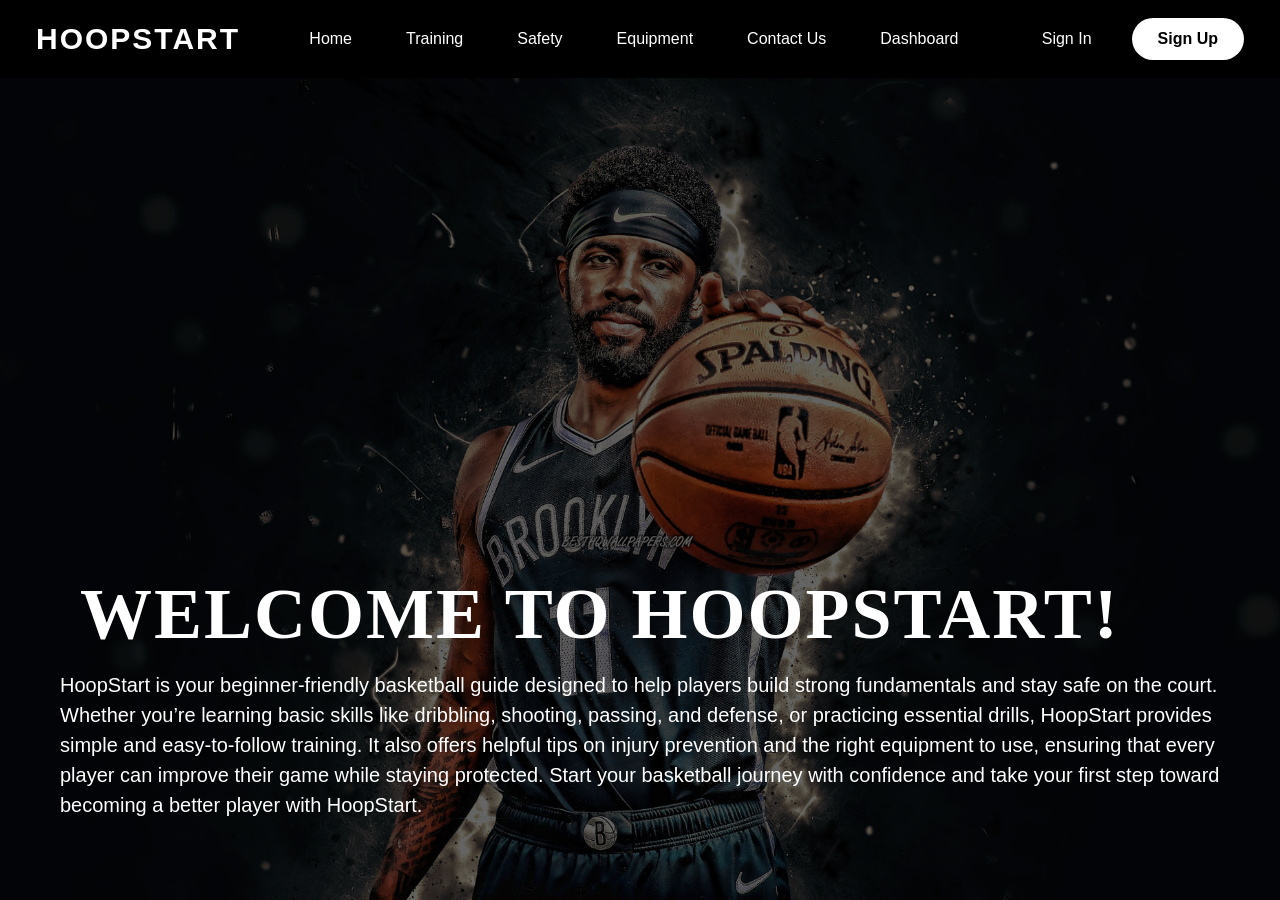
<file: index.html>
<!DOCTYPE html>
<html lang="en">
<head>
    <meta charset="UTF-8">
    <meta name="viewport" content="width=device-width, initial-scale=1.0">
    <title>HoopStart</title>
    <link rel="stylesheet" href="style.css">
</head>
<body class="home-page">
    <nav>
        <h1 class="logo">HOOPSTART</h1>
        <div class="nav-links">
            <a href="index.html">Home</a>
            <a href="training.html">Training</a>
            <a href="safety.html">Safety</a>
            <a href="equipment.html">Equipment</a>
            <a href="contact.html">Contact Us</a>
            <a href="dashboard.html">Dashboard</a>
        </div>
        <div class="nav-actions">
            <a href="signin.html">Sign In</a>
            <a class="btn-signup" href="signup.html">Sign Up</a>
        </div>
    </nav>

    <div>
        <h1>WELCOME TO HOOPSTART!</h1>
        <p>HoopStart is your beginner-friendly basketball guide designed to help players build strong fundamentals and stay safe on the court. Whether you’re learning basic skills like dribbling, shooting, passing, and defense, or practicing essential drills, HoopStart provides simple and easy-to-follow training. It also offers helpful tips on injury prevention and the right equipment to use, ensuring that every player can improve their game while staying protected. Start your basketball journey with confidence and take your first step toward becoming a better player with HoopStart.</p>
    </div>
    <script src="auth.js"></script>
</body>
</html>
</file>
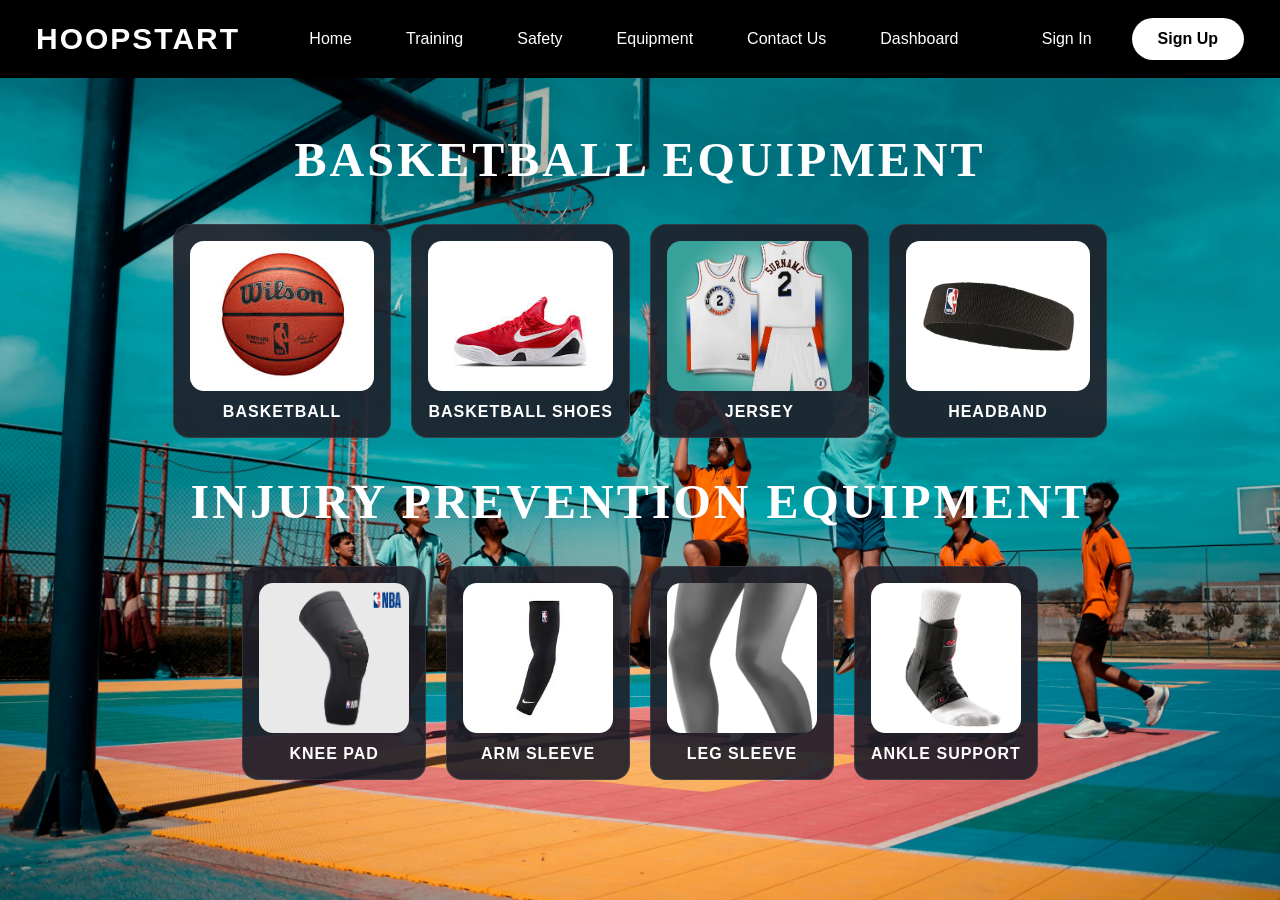
<file: equipment.html>
<!DOCTYPE html>
<html lang="en">
<head>
    <meta charset="UTF-8">
    <meta name="viewport" content="width=device-width, initial-scale=1.0">
    <title>Equipment | HoopStart</title>
    <link rel="stylesheet" href="style.css">
</head>
<body>
    <nav>
        <h1 class="logo">HOOPSTART</h1>
        <div class="nav-links">
            <a href="index.html">Home</a>
            <a href="training.html">Training</a>
            <a href="safety.html">Safety</a>
            <a href="equipment.html">Equipment</a>
            <a href="contact.html">Contact Us</a>
            <a href="dashboard.html">Dashboard</a>
        </div>
        <div class="nav-actions">
            <a href="signin.html">Sign In</a>
            <a class="btn-signup" href="signup.html">Sign Up</a>
        </div>
    </nav>

    <div class="equipment-page">
        <h1 class="section-title">Basketball Equipment</h1>

        <div class="equipment-row">
            <div class="equipment-card">
                <div class="equipment-image" style="background: url('./basketball.jpg') center / cover;"></div>
                <h2>Basketball</h2>
            </div>
            <div class="equipment-card">
                <div class="equipment-image" style="background: url('./bballshoes.jpg') center / cover;"></div>
                <h2>Basketball Shoes</h2>
            </div>
            <div class="equipment-card">
                <div class="equipment-image" style="background: url('./jersey.jpg') center / cover;"></div>
                <h2>Jersey</h2>
            </div>
            <div class="equipment-card">
                <div class="equipment-image" style="background: url('./headband.jpg') center / cover;"></div>
                <h2>Headband</h2>
            </div>
        </div>

        <h1 class="section-title">Injury Prevention Equipment</h1>

        <div class="equipment-row">
            <div class="equipment-card">
                <div class="equipment-image" style="background: url('./kneepad.jpg') center / cover;"></div>
                <h2>Knee Pad</h2>
            </div>
            <div class="equipment-card">
                <div class="equipment-image" style="background: url('./armsleeve.jpg') center / cover;"></div>
                <h2>Arm Sleeve</h2>
            </div>
            <div class="equipment-card">
                <div class="equipment-image" style="background: url('./legsleeve.jpg') center / cover;"></div>
                <h2>Leg Sleeve</h2>
            </div>
            <div class="equipment-card">
                <div class="equipment-image" style="background: url('./anklesupport.jpg') center / cover;"></div>
                <h2>Ankle Support</h2>
            </div>
        </div>
    </div>
    <script src="auth.js"></script>
</body>
</html>
</file>
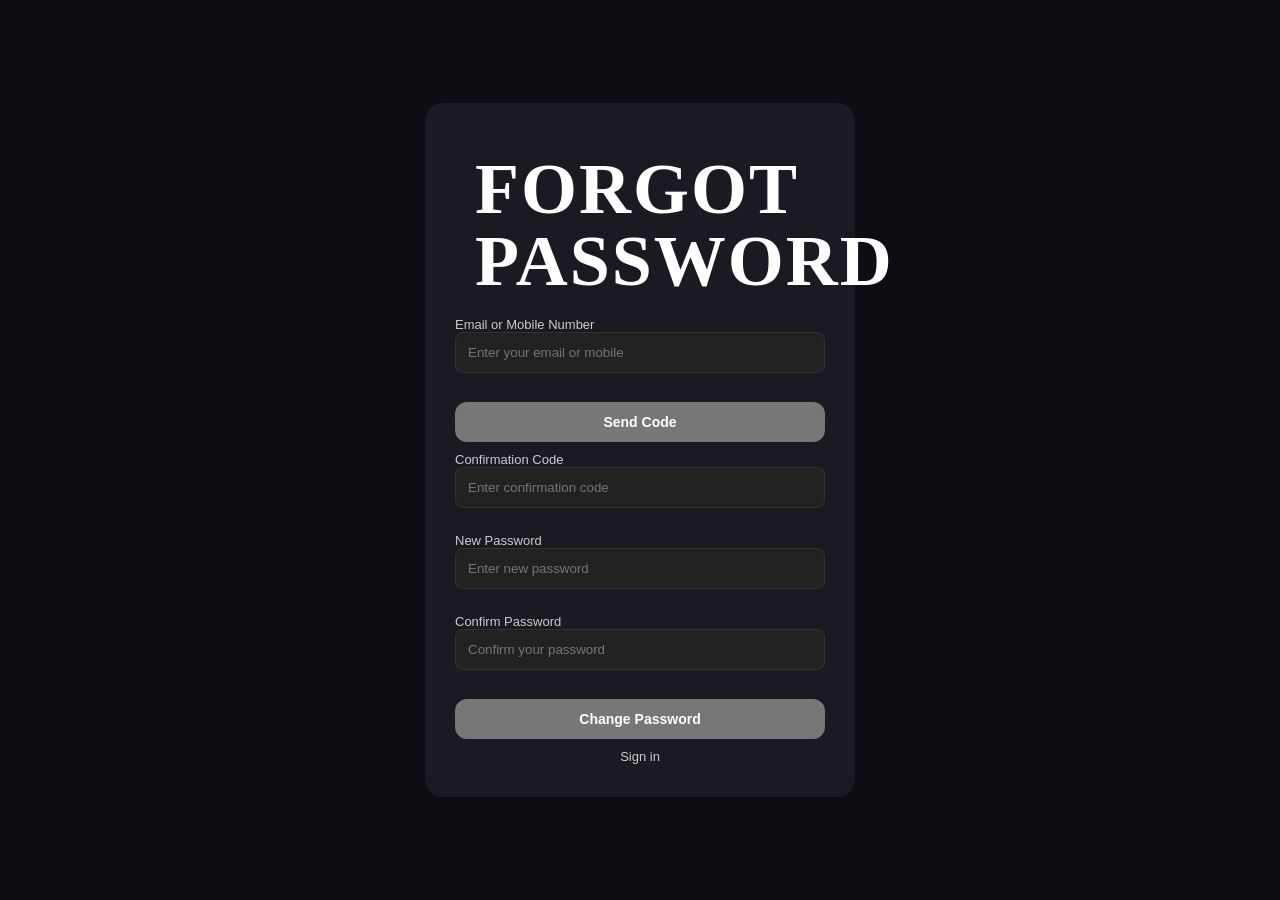
<file: forgotpassword.html>
<!DOCTYPE html>
<html lang="en">
<head>
    <meta charset="UTF-8">
    <meta name="viewport" content="width=device-width, initial-scale=1.0">
    <title>Forgot Password | HoopStart</title>
    <link rel="stylesheet" href="style.css">
</head>
<body class="auth-page">
    <div class="auth-card">
        <h1 class="auth-title">Forgot Password</h1>
        <form class="auth-form">
            <label>
                Email or Mobile Number
                <input type="text" name="email_phone" placeholder="Enter your email or mobile" required>
            </label>
            <button type="button" class="auth-btn">Send Code</button>
            <label>
                Confirmation Code
                <input type="text" name="code" placeholder="Enter confirmation code" required>
            </label>
            <label>
                New Password
                <input type="password" name="new_password" placeholder="Enter new password" required>
            </label>
            <label>
                Confirm Password
                <input type="password" name="confirm_password" placeholder="Confirm your password" required>
            </label>
            <button type="submit" class="auth-btn">Change Password</button>
            <p class="auth-link"><a href="signin.html" style="color: #ccc; text-decoration: none;">Sign in</a></p>
        </form>
    </div>
    <script src="auth.js"></script>
</body>
</html>
</file>
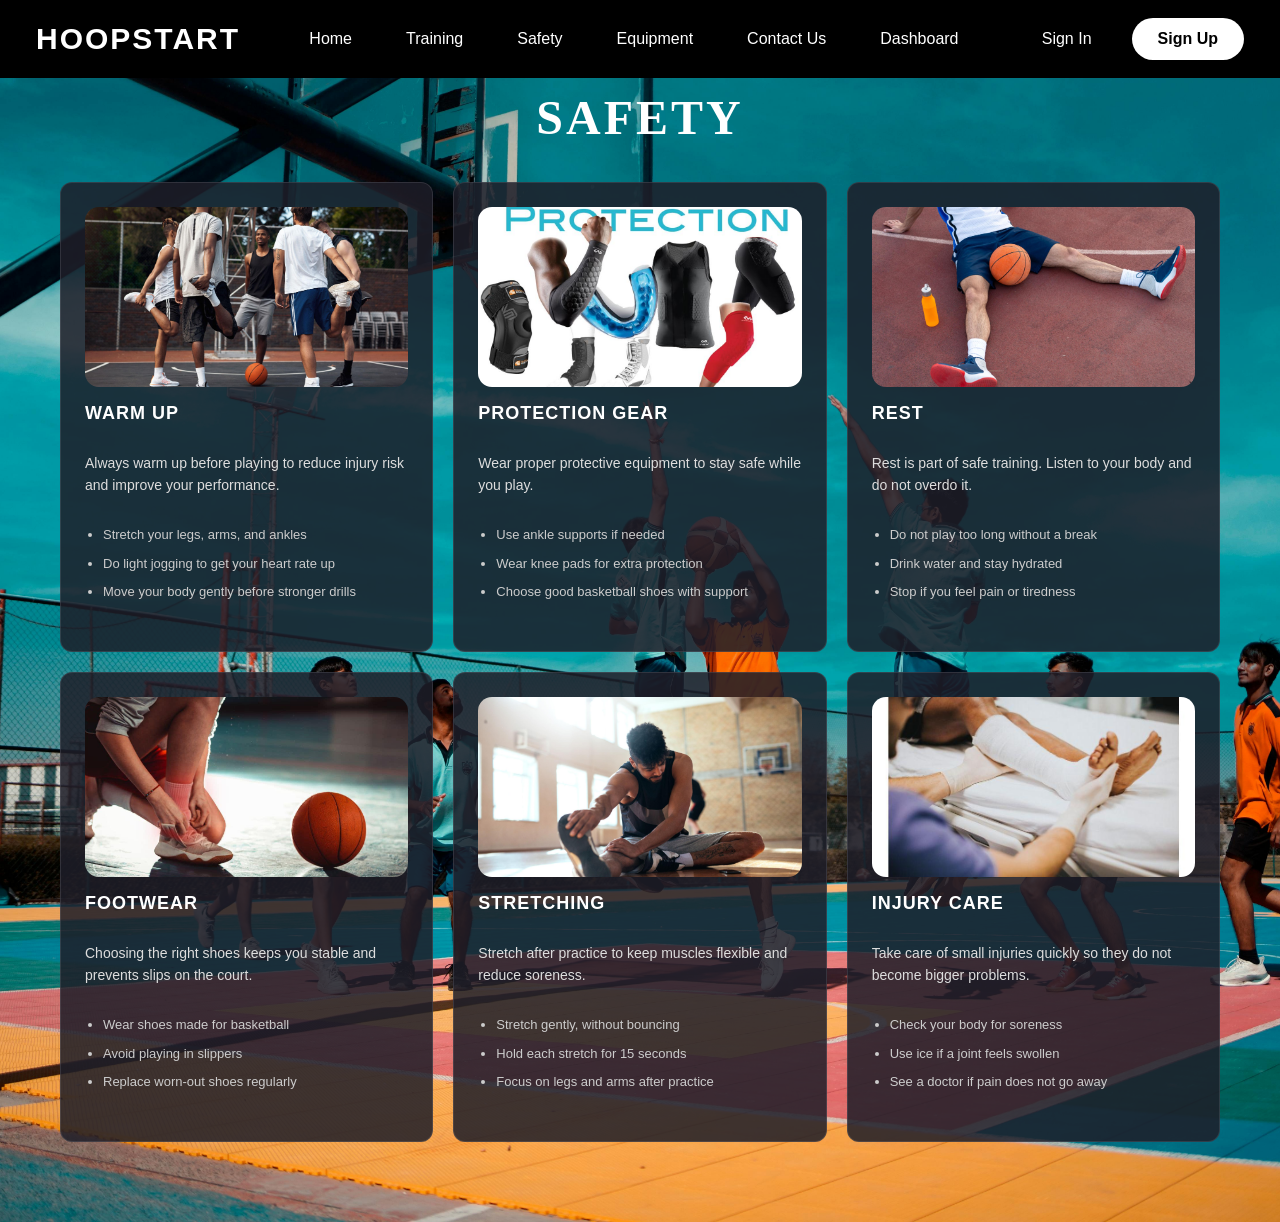
<file: safety.html>
<!DOCTYPE html>
<html lang="en">
<head>
    <meta charset="UTF-8">
    <meta name="viewport" content="width=device-width, initial-scale=1.0">
    <title>Safety | HoopStart</title>
    <link rel="stylesheet" href="style.css">
</head>
<body>
    <nav>
        <h1 class="logo">HOOPSTART</h1>
        <div class="nav-links">
            <a href="index.html">Home</a>
            <a href="training.html">Training</a>
            <a href="safety.html">Safety</a>
            <a href="equipment.html">Equipment</a>
            <a href="contact.html">Contact Us</a>
            <a href="dashboard.html">Dashboard</a>
        </div>
        <div class="nav-actions">
            <a href="signin.html">Sign In</a>
            <a class="btn-signup" href="signup.html">Sign Up</a>
        </div>
    </nav>

    <div class="safety-page">
        <h1 class="section-title">Safety</h1>
        <div class="safety-container">
            <div class="safety-card">
                <div class="safety-image" style="background: url('./warmup.jpg') center / cover;"></div>
                <h2>Warm Up</h2>
                <p>Always warm up before playing to reduce injury risk and improve your performance.</p>
                <ul>
                    <li>Stretch your legs, arms, and ankles</li>
                    <li>Do light jogging to get your heart rate up</li>
                    <li>Move your body gently before stronger drills</li>
                </ul>
            </div>
            <div class="safety-card">
                <div class="safety-image" style="background: url('./protection.jpg') center / cover;"></div>
                <h2>Protection Gear</h2>
                <p>Wear proper protective equipment to stay safe while you play.</p>
                <ul>
                    <li>Use ankle supports if needed</li>
                    <li>Wear knee pads for extra protection</li>
                    <li>Choose good basketball shoes with support</li>
                </ul>
            </div>
            <div class="safety-card">
                <div class="safety-image" style="background: url('./rest.jpg') center / cover;"></div>
                <h2>Rest</h2>
                <p>Rest is part of safe training. Listen to your body and do not overdo it.</p>
                <ul>
                    <li>Do not play too long without a break</li>
                    <li>Drink water and stay hydrated</li>
                    <li>Stop if you feel pain or tiredness</li>
                </ul>
            </div>
            <div class="safety-card">
                <div class="safety-image" style="background: url('./footwear.jpg') center / cover;"></div>
                <h2>Footwear</h2>
                <p>Choosing the right shoes keeps you stable and prevents slips on the court.</p>
                <ul>
                    <li>Wear shoes made for basketball</li>
                    <li>Avoid playing in slippers</li>
                    <li>Replace worn-out shoes regularly</li>
                </ul>
            </div>
            <div class="safety-card">
                <div class="safety-image" style="background: url('./stretching.jpg') center / cover;"></div>
                <h2>Stretching</h2>
                <p>Stretch after practice to keep muscles flexible and reduce soreness.</p>
                <ul>
                    <li>Stretch gently, without bouncing</li>
                    <li>Hold each stretch for 15 seconds</li>
                    <li>Focus on legs and arms after practice</li>
                </ul>
            </div>
            <div class="safety-card">
                <div class="safety-image" style="background: url('./injury.jpg') center / cover;"></div>
                <h2>Injury Care</h2>
                <p>Take care of small injuries quickly so they do not become bigger problems.</p>
                <ul>
                    <li>Check your body for soreness</li>
                    <li>Use ice if a joint feels swollen</li>
                    <li>See a doctor if pain does not go away</li>
                </ul>
            </div>
        </div>
    </div>
    <script src="auth.js"></script>
</body>
</html>
</file>
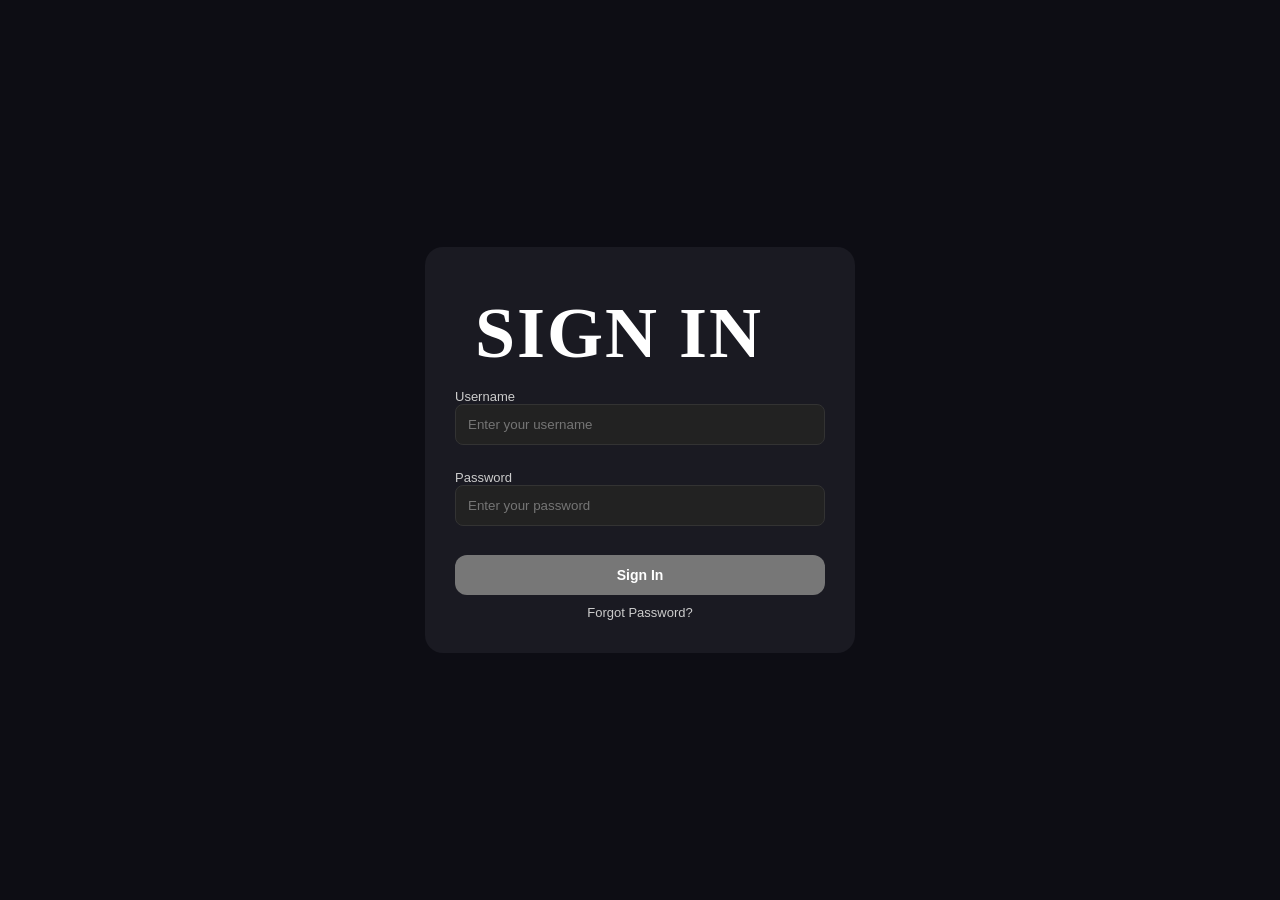
<file: signin.html>
<!DOCTYPE html>
<html lang="en">
<head>
    <meta charset="UTF-8">
    <meta name="viewport" content="width=device-width, initial-scale=1.0">
    <title>Sign In | HoopStart</title>
    <link rel="stylesheet" href="style.css">
</head>
<body class="auth-page">
    <div class="auth-card">
        <h1 class="auth-title">Sign In</h1>
        <form id="signin-form" class="auth-form">
            <label>
                Username
                <input type="text" name="username" placeholder="Enter your username" required>
            </label>
            <label>
                Password
                <input type="password" name="password" placeholder="Enter your password" required>
            </label>
            <button type="submit" class="auth-btn">Sign In</button>
            <p class="auth-link">Forgot Password?</p>
        </form>
    </div>
    <script src="auth.js"></script>
</body>
</html>
</file>
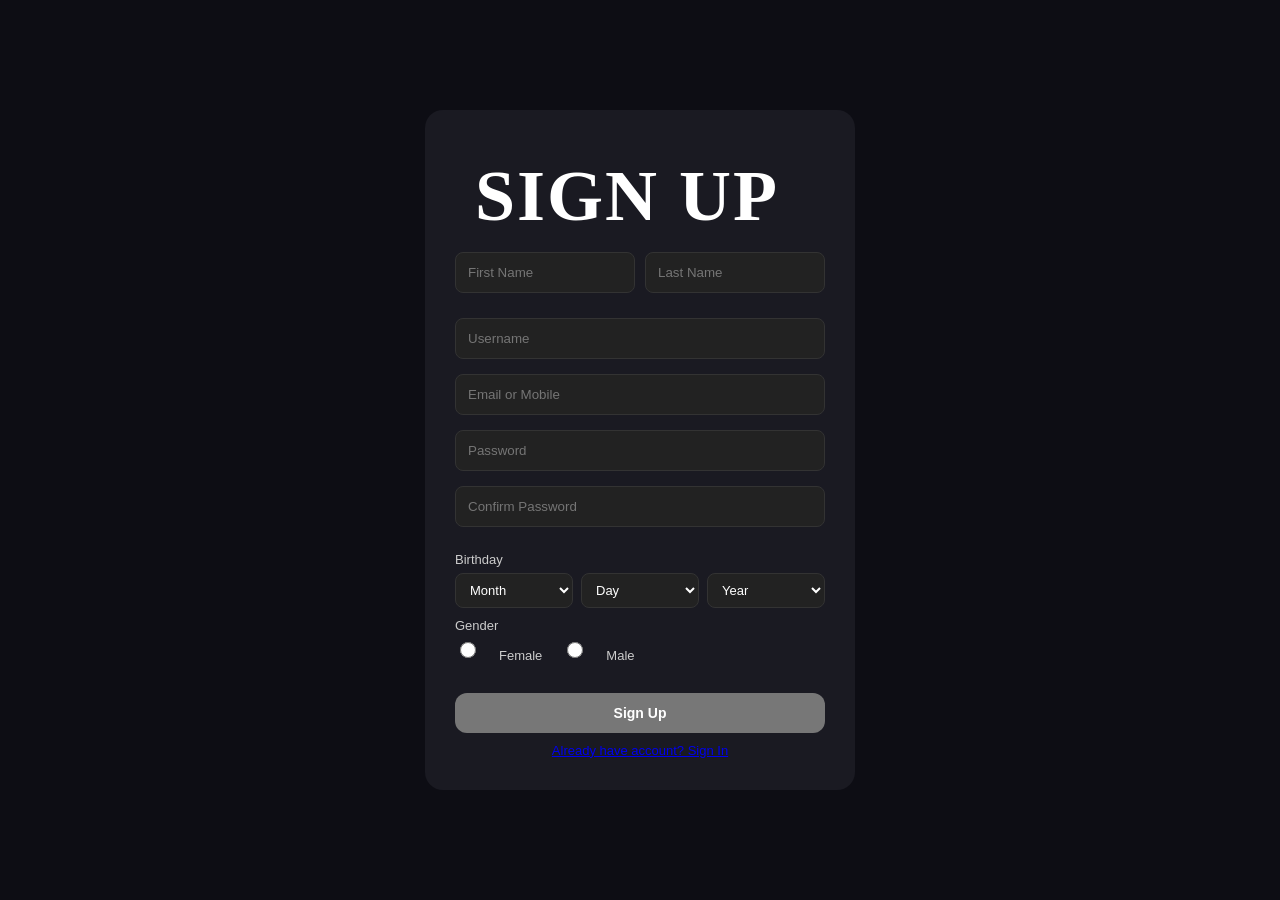
<file: signup.html>
<!DOCTYPE html>
<html lang="en">
<head>
    <meta charset="UTF-8">
    <meta name="viewport" content="width=device-width, initial-scale=1.0">
    <title>Sign Up | HoopStart</title>
    <link rel="stylesheet" href="style.css">
</head>
<body class="auth-page">
    <div class="auth-card">
        <h1 class="auth-title">Sign Up</h1>
        <form id="signup-form" class="auth-form">
            <div class="name-row">
                <input type="text" name="firstName" placeholder="First Name" required>
                <input type="text" name="lastName" placeholder="Last Name" required>
            </div>
            <input type="text" name="username" placeholder="Username" required>
            <input type="text" name="email" placeholder="Email or Mobile" required>
            <input type="password" name="password" placeholder="Password" required>
            <input type="password" name="confirmPassword" placeholder="Confirm Password" required>
            
            <label>Birthday</label>
            <div class="birthday-row">
                <select required>
                    <option>Month</option>
                    <option>January</option>
                    <option>February</option>
                    <option>March</option>
                    <option>April</option>
                    <option>May</option>
                    <option>June</option>
                    <option>July</option>
                    <option>August</option>
                    <option>September</option>
                    <option>October</option>
                    <option>November</option>
                    <option>December</option>
                </select>
                <select required>
                    <option>Day</option>
                    <option>1</option>
                    <option>2</option>
                    <option>3</option>
                    <option>4</option>
                    <option>5</option>
                    <option>6</option>
                    <option>7</option>
                    <option>8</option>
                    <option>9</option>
                    <option>10</option>
                    <option>11</option>
                    <option>12</option>
                    <option>13</option>
                    <option>14</option>
                    <option>15</option>
                    <option>16</option>
                    <option>17</option>
                    <option>18</option>
                    <option>19</option>
                    <option>20</option>
                    <option>21</option>
                    <option>22</option>
                    <option>23</option>
                    <option>24</option>
                    <option>25</option>
                    <option>26</option>
                    <option>27</option>
                    <option>28</option>
                    <option>29</option>
                    <option>30</option>
                    <option>31</option>
                </select>
                <select required>
                    <option>Year</option>
                    <option>2024</option>
                    <option>2023</option>
                    <option>2022</option>
                    <option>2021</option>
                    <option>2020</option>
                </select>
            </div>
            
            <label>Gender</label>
            <div class="gender-row">
                <input type="radio" name="gender" id="female">
                <label for="female">Female</label>
                <input type="radio" name="gender" id="male">
                <label for="male">Male</label>
            </div>
            
            <button type="submit" class="auth-btn">Sign Up</button>
            <p class="auth-link"><a href="signin.html">Already have account? Sign In</a></p>
        </form>
    </div>
    <script src="auth.js"></script>
</body>
</html>
</file>
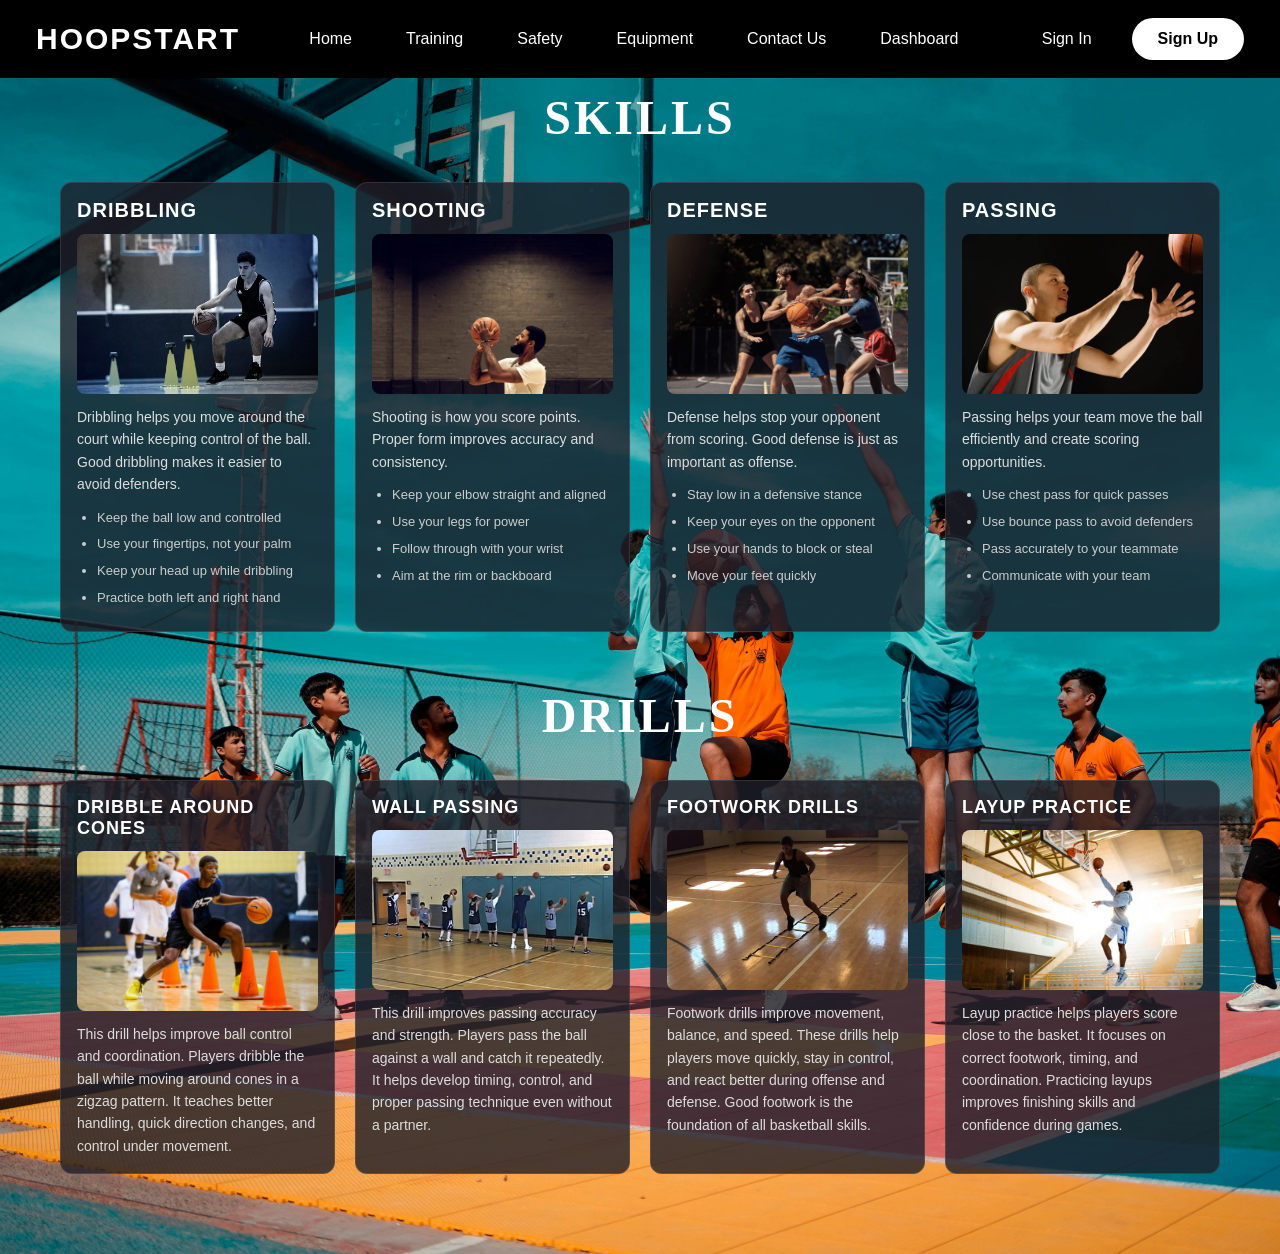
<file: training.html>
<!DOCTYPE html>
<html lang="en">
<head>
    <meta charset="UTF-8">
    <meta name="viewport" content="width=device-width, initial-scale=1.0">
    <title>Training | HoopStart</title>
    <link rel="stylesheet" href="style.css">
</head>
<body>
    <nav>
        <h1 class="logo">HOOPSTART</h1>
        <div class="nav-links">
            <a href="index.html">Home</a>
            <a href="training.html">Training</a>
            <a href="safety.html">Safety</a>
            <a href="equipment.html">Equipment</a>
            <a href="contact.html">Contact Us</a>
            <a href="dashboard.html">Dashboard</a>
        </div>
        <div class="nav-actions">
            <a href="signin.html">Sign In</a>
            <a class="btn-signup" href="signup.html">Sign Up</a>
        </div>
    </nav>

    <div class="training-page">
        <h1 class="skills-title">SKILLS</h1>
        
        <div class="skills-container">
            <div class="skill-card">
                <h2>DRIBBLING</h2>
                <div class="skill-image" style="background: url('./dribbling.jpg') center / cover;"></div>
                <p>Dribbling helps you move around the court while keeping control of the ball. Good dribbling makes it easier to avoid defenders.</p>
                <ul>
                    <li>Keep the ball low and controlled</li>
                    <li>Use your fingertips, not your palm</li>
                    <li>Keep your head up while dribbling</li>
                    <li>Practice both left and right hand</li>
                </ul>
            </div>

            <div class="skill-card">
                <h2>SHOOTING</h2>
                <div class="skill-image" style="background: url('./shooting.jpg') center / cover;"></div>
                <p>Shooting is how you score points. Proper form improves accuracy and consistency.</p>
                <ul>
                    <li>Keep your elbow straight and aligned</li>
                    <li>Use your legs for power</li>
                    <li>Follow through with your wrist</li>
                    <li>Aim at the rim or backboard</li>
                </ul>
            </div>

            <div class="skill-card">
                <h2>DEFENSE</h2>
                <div class="skill-image" style="background: url('./defense.jpg') center / cover;"></div>
                <p>Defense helps stop your opponent from scoring. Good defense is just as important as offense.</p>
                <ul>
                    <li>Stay low in a defensive stance</li>
                    <li>Keep your eyes on the opponent</li>
                    <li>Use your hands to block or steal</li>
                    <li>Move your feet quickly</li>
                </ul>
            </div>

            <div class="skill-card">
                <h2>PASSING</h2>
                <div class="skill-image" style="background: url('./passing.jpg') center / cover;"></div>
                <p>Passing helps your team move the ball efficiently and create scoring opportunities.</p>
                <ul>
                    <li>Use chest pass for quick passes</li>
                    <li>Use bounce pass to avoid defenders</li>
                    <li>Pass accurately to your teammate</li>
                    <li>Communicate with your team</li>
                </ul>
            </div>
        </div>

        <h1 class="drills-title">DRILLS</h1>
        
        <div class="drills-container">
            <div class="drill-card">
                <h2>DRIBBLE AROUND CONES</h2>
                <div class="drill-image" style="background: url('./dribblecones.jpg') center / cover;"></div>
                <p>This drill helps improve ball control and coordination. Players dribble the ball while moving around cones in a zigzag pattern. It teaches better handling, quick direction changes, and control under movement.</p>
            </div>

            <div class="drill-card">
                <h2>WALL PASSING</h2>
                <div class="drill-image" style="background: url('./wallpass.jpg') center / cover;"></div>
                <p>This drill improves passing accuracy and strength. Players pass the ball against a wall and catch it repeatedly. It helps develop timing, control, and proper passing technique even without a partner.</p>
            </div>

            <div class="drill-card">
                <h2>FOOTWORK DRILLS</h2>
                <div class="drill-image" style="background: url('./footwork.jpg') center / cover;"></div>
                <p>Footwork drills improve movement, balance, and speed. These drills help players move quickly, stay in control, and react better during offense and defense. Good footwork is the foundation of all basketball skills.</p>
            </div>

            <div class="drill-card">
                <h2>LAYUP PRACTICE</h2>
                <div class="drill-image" style="background: url('./layup.jpg') center / cover;"></div>
                <p>Layup practice helps players score close to the basket. It focuses on correct footwork, timing, and coordination. Practicing layups improves finishing skills and confidence during games.</p>
            </div>
        </div>
    </div>
    <script src="auth.js"></script>
</body>
</html>
</file>
<file: style.css>
html, body {
    margin: 0;
    padding: 0;
    font-family: Arial, Helvetica, sans-serif;
    background: url('./wb.jpg') center / cover no-repeat;
    color: #fff;
}

body.home-page {
    height: 100%;
    overflow: hidden;
}


nav {
    position: fixed;
    top: 0;
    left: 0;
    right: 0;
    display: flex;
    align-items: center;
    justify-content: space-between;
    padding: 18px 36px;
    background: black;
}

.logo {
    margin: 0;
    font-size: 30px;
    letter-spacing: 2px;
    text-transform: uppercase;
}

.nav-links,
.nav-actions {
    display: flex;
    gap: 22px;
    align-items: center;
}

nav a {
    color: white;
    text-decoration: none;
    font-size: 16px;
    padding: 10px 14px;
    border-radius: 12px;
}

nav a:hover {
    background: rgba(255, 255, 255, 0.08);
}

.btn-signup {
    background: white;
    color: black;
    padding: 12px 26px;
    border-radius: 999px;
    font-weight: 700;
}

.nav-links,
.nav-actions {
    gap: 26px;
}

body:not(.auth-page) > div {
    min-height: calc(100vh - 74px);
    margin-top: 74px;
    display: flex;
    flex-direction: column;
    justify-content: flex-end; 
    align-items: stretch;
    padding: 20px 60px 80px; 
    background-color: rgba(0, 0, 0, 0.6);
    box-sizing: border-box;
}

body.home-page > div {
    height: calc(100vh - 74px);
}


body > div h1 {
    margin: 20px;
    font-size: 72px;
    line-height: 1.0;
    font-family: Georgia, serif;
    text-transform: uppercase;
    letter-spacing: 2px;
    width: 100%;
}

body > div p {
    margin: 0;
    width: 100%;
    font-size: 20px;
    line-height: 1.5;
    color: white;
}


@media (max-width: 860px) {
    nav {
        flex-wrap: wrap;
        gap: 12px;
        padding: 16px 24px;
    }

    body > div {
        padding: 0 24px 42px;
    }

    body > div h1 {
        font-size: 32px;
    }
}

.auth-page {
    height: 100vh;
    display: flex;
    align-items: center; 
    justify-content: center; 
    background: #0d0d14;
}

.auth-card {
    width: 370px; 
    background: #1a1a22;
    border-radius: 18px;
    padding: 30px;
}

.auth-form input {
    width: 100%;
    padding: 12px;
    margin-bottom: 15px; 
    background: #222;
    border: 1px solid #333;
    border-radius: 8px;
    color: #fff;
    box-sizing: border-box; 
}

.auth-btn {
    width: 100%;
    padding: 12px 0;
    background: #777;
    border: none;
    border-radius: 12px;
    color: #fff;
    font-weight: 700;
    font-size: 14px;
    margin-top: 8px;
}

.auth-link {
    margin: 8px 0 0;
    text-align: center;
    color: #ccc;
    font-size: 13px;
}

.form-row {
    display: flex;
    gap: 10px;
    margin-bottom: 10px;
}

.form-row label {
    flex: 1;
    margin-bottom: 0;
}

.form-row input {
    width: 100%;
}

.auth-form label {
    display: block;
    margin-top: 10px;
    margin-bottom: 6px;
    color: #ccc;
    font-size: 13px;
}

.birthday-row {
    display: flex;
    gap: 8px;
    margin-bottom: 10px;
}

.birthday-row select {
    flex: 1;
    padding: 8px 10px;
    background: #222;
    border: 1px solid #333;
    border-radius: 8px;
    color: #fff;
    font-size: 13px;
    box-sizing: border-box;
}

.gender-row {
    display: flex;
    gap: 20px;
    margin-bottom: 12px;
    align-items: center;
}

.gender-row input {
    width: 16px;
    height: 16px;
    cursor: pointer;
}

.gender-row label {
    margin: 0;
    color: #ccc;
    font-size: 13px;
    cursor: pointer;
}

.name-row {
    display: flex;
    gap: 10px;
    margin-bottom: 10px;
}

.name-row input {
    flex: 1;
    width: 100%;
}

.training-page {
    margin-top: 74px;
    padding: 40px 20px;
    background: url('./wb2.jpg') center / cover no-repeat;
    color: #fff;
    min-height: calc(100vh - 74px);
}

.skills-title {
    text-align: center;
    font-size: 48px;
    margin: 0 0 40px;
    text-transform: uppercase;
    letter-spacing: 3px;
}

.skills-container {
    display: grid;
    grid-template-columns: repeat(4, 1fr);
    gap: 20px;
    max-width: 1200px;
    margin: 0 auto;
}

.skill-card {
    background: rgba(30, 30, 40, 0.8);
    border-radius: 12px;
    padding: 16px;
    border: 1px solid rgba(255, 255, 255, 0.1);
}

.skill-card h2 {
    margin: 0 0 12px;
    font-size: 20px;
    text-transform: uppercase;
    letter-spacing: 1px;
}

.skill-image {
    width: 100%;
    height: 160px;
    background-color: #222;
    border-radius: 8px;
    margin-bottom: 12px;
}

.skill-card p {
    margin: 0 0 12px;
    font-size: 14px;
    line-height: 1.6;
    color: #ddd;
}

.skill-card ul {
    margin: 0;
    padding-left: 20px;
    font-size: 13px;
    line-height: 1.6;
    color: #ccc;
}

.skill-card li {
    margin-bottom: 6px;
}

@media (max-width: 1200px) {
    .skills-container {
        grid-template-columns: repeat(2, 1fr);
    }
}

@media (max-width: 768px) {
    .skills-container {
        grid-template-columns: 1fr;
    }

    .skills-title {
        font-size: 36px;
    }
}

.drills-title {
    text-align: center;
    font-size: 48px;
    margin: 60px 0 40px;
    text-transform: uppercase;
    letter-spacing: 3px;
}

.drills-container {
    display: grid;
    grid-template-columns: repeat(4, 1fr);
    gap: 20px;
    max-width: 1200px;
    margin: 0 auto;
}

.drill-card {
    background: rgba(30, 30, 40, 0.8);
    border-radius: 12px;
    padding: 16px;
    border: 1px solid rgba(255, 255, 255, 0.1);
}

.drill-card h2 {
    margin: 0 0 12px;
    font-size: 18px;
    text-transform: uppercase;
    letter-spacing: 1px;
}

.drill-image {
    width: 100%;
    height: 160px;
    background-color: #222;
    border-radius: 8px;
    margin-bottom: 12px;
}

.drill-card p {
    margin: 0;
    font-size: 14px;
    line-height: 1.6;
    color: #ddd;
}

@media (max-width: 1200px) {
    .drills-container {
        grid-template-columns: repeat(2, 1fr);
    }
}

@media (max-width: 768px) {
    .drills-container {
        grid-template-columns: 1fr;
    }

    .drills-title {
        font-size: 36px;
    }
}

.safety-page {
    margin-top: 74px;
    padding: 40px 20px;
    min-height: calc(100vh - 74px);
    background: url('./wb2.jpg') center / cover no-repeat;
    color: #fff;
}

.section-title {
    text-align: center;
    font-size: 48px;
    margin: 0 0 40px;
    text-transform: uppercase;
    letter-spacing: 3px;
}

.safety-container {
    display: grid;
    grid-template-columns: repeat(3, 1fr);
    gap: 20px;
    max-width: 1200px;
    margin: 0 auto;
}

.safety-card {
    background: rgba(30, 30, 40, 0.85);
    border-radius: 12px;
    padding: 24px;
    border: 1px solid rgba(255, 255, 255, 0.1);
    min-height: 420px;
    display: flex;
    flex-direction: column;
    gap: 16px;
}

.safety-card h2 {
    margin: 0 0 12px;
    font-size: 18px;
    text-transform: uppercase;
    letter-spacing: 1px;
}

.safety-card p {
    margin: 0 0 12px;
    font-size: 14px;
    line-height: 1.6;
    color: #ddd;
}

.safety-image {
    width: 100%;
    height: 180px;
    background-color: #222;
    border-radius: 14px;
    margin-bottom: 0;
}

.safety-card ul {
    margin: 0;
    padding-left: 18px;
    color: #ccc;
    font-size: 13px;
    line-height: 1.6;
}

.safety-card li {
    margin-bottom: 8px;
}

@media (max-width: 1200px) {
    .safety-container {
        grid-template-columns: repeat(2, 1fr);
    }
}

@media (max-width: 768px) {
    .safety-container {
        grid-template-columns: 1fr;
    }

    .section-title {
        font-size: 36px;
    }
}

.contact-page {
    margin-top: 74px;
    min-height: calc(100vh - 74px);
    padding: 20px 20px;
    background: url('./wb2.jpg') center / cover no-repeat;
    color: #fff;
    display: flex;
    flex-direction: column;
    align-items: center;
    justify-content: center;
}

.contact-title {
    font-size: 48px;
    margin: 0 0 30px;
    text-transform: uppercase;
    letter-spacing: 3px;
    text-align: center;
}

.contact-card {
    width: 100%;
    max-width: 520px;
    margin: 0 auto;
    align-self: center;
    background: rgba(255, 255, 255, 0.96);
    border-radius: 26px;
    padding: 24px;
    border: 1px solid rgba(200, 200, 200, 0.5);
    box-shadow: 0 20px 40px rgba(0, 0, 0, 0.25);
    color: #111;
}

.contact-row {
    display: flex;
    align-items: center;
    gap: 16px;
    background: rgba(255, 255, 255, 0.95);
    padding: 14px 16px;
    border-radius: 999px;
    margin-bottom: 14px;
    font-size: 16px;
    color: #111;
    border: 1px solid rgba(220, 220, 220, 0.8);
}

.contact-icon {
    display: inline-flex;
    width: 32px;
    height: 32px;
    align-items: center;
    justify-content: center;
    font-size: 18px;
    color: #111;
}

@media (max-width: 760px) {
    .contact-card {
        padding: 18px;
    }

    .contact-title {
        font-size: 36px;
    }

    .contact-row {
        font-size: 15px;
        padding: 12px 14px;
    }
}

.equipment-page {
    margin-top: 74px;
    padding: 40px 20px 60px;
    min-height: calc(100vh - 74px);
    background: url('./wb2.jpg') center / cover no-repeat;
    color: #fff;
}

.equipment-row {
    display: grid;
    grid-template-columns: repeat(4, 1fr);
    gap: 20px;
    max-width: 1200px;
    margin: 0 auto 40px;
}

.equipment-card {
    background: rgba(30, 30, 40, 0.9);
    border-radius: 16px;
    padding: 16px;
    border: 1px solid rgba(255, 255, 255, 0.1);
    text-align: center;
}

.equipment-image {
    width: 100%;
    height: 150px;
    background-color: #222;
    border-radius: 14px;
    margin-bottom: 12px;
}

.equipment-card h2 {
    margin: 0;
    font-size: 16px;
    letter-spacing: 1px;
    text-transform: uppercase;
}

@media (max-width: 1200px) {
    .equipment-row {
        grid-template-columns: repeat(2, 1fr);
    }
}

@media (max-width: 768px) {
    .equipment-row {
        grid-template-columns: 1fr;
    }

    .section-title {
        font-size: 36px;
    }
}

/* Dashboard Page Styles */
.dashboard-page {
    background: #06070d;
    color: #fff;
}

.dashboard-container {
    display: grid;
    grid-template-columns: 250px 1fr;
    gap: 24px;
    min-height: 100vh;
    padding: 0 24px 24px;
}

.dashboard-top {
    grid-column: 1 / -1;
    display: flex;
    align-items: center;
    justify-content: space-between;
    padding: 20px 28px;
    background: rgba(14, 18, 28, 0.96);
    border-bottom: 1px solid rgba(255, 255, 255, 0.08);
    position: sticky;
    top: 0;
    z-index: 20;
    border-radius: 0 0 24px 24px;
    gap: 16px;
}

.dashboard-logo {
    font-size: 28px;
    letter-spacing: 2px;
    font-weight: 800;
}

.dashboard-nav-pills {
    display: flex;
    gap: 10px;
    flex-wrap: wrap;
    justify-content: center;
    flex: 1;
}

.nav-pill {
    display: inline-flex;
    align-items: center;
    gap: 8px;
    padding: 12px 18px;
    border-radius: 999px;
    background: rgba(255, 255, 255, 0.08);
    color: #fff;
    text-decoration: none;
    font-weight: 700;
    transition: background 0.2s ease, transform 0.2s ease;
}

.nav-pill.active,
.nav-pill:hover {
    background: rgba(255, 255, 255, 0.16);
    transform: translateY(-1px);
}

.sidebar {
    background: rgba(10, 12, 19, 0.95);
    border-radius: 28px;
    padding: 32px 22px;
    display: flex;
    flex-direction: column;
    gap: 32px;
    min-height: calc(100vh - 88px);
    box-shadow: 0 24px 60px rgba(0, 0, 0, 0.35);
}

.sidebar-title {
    margin: 0;
    font-size: 18px;
    letter-spacing: 2px;
    text-transform: uppercase;
    color: #f4f4f4;
}

.sidebar-menu {
    display: flex;
    flex-direction: column;
    gap: 12px;
}

.sidebar-link {
    display: block;
    padding: 14px 18px;
    border-radius: 18px;
    color: #cfd6e0;
    text-decoration: none;
    background: rgba(255, 255, 255, 0.02);
}

.sidebar-link.active,
.sidebar-link:hover {
    background: rgba(255, 255, 255, 0.1);
    color: #fff;
}

.logout-btn {
    margin-top: auto;
    width: 100%;
    padding: 14px 18px;
    border: none;
    border-radius: 18px;
    background: rgba(255, 255, 255, 0.08);
    color: #fff;
    font-size: 14px;
    cursor: pointer;
}

.dashboard-content {
    background: rgba(14, 18, 28, 0.95);
    border-radius: 28px;
    padding: 36px;
    box-shadow: 0 24px 60px rgba(0, 0, 0, 0.32);
}

.section-heading {
    text-transform: uppercase;
    letter-spacing: 2px;
    margin: 0 0 12px;
    color: #9fb0c8;
    font-size: 14px;
}

.welcome-heading {
    margin: 0 0 8px;
    font-size: 40px;
}

.welcome-text {
    margin: 0;
    max-width: 780px;
    line-height: 1.7;
    color: #c9d1dc;
}

.featured-title {
    margin: 40px 0 22px;
    font-size: 18px;
    letter-spacing: 2px;
    text-transform: uppercase;
    color: #f3f5f8;
}

.featured-cards {
    display: grid;
    grid-template-columns: repeat(3, minmax(0, 1fr));
    gap: 20px;
}

.featured-card {
    background: rgba(255, 255, 255, 0.06);
    border: 1px solid rgba(255, 255, 255, 0.08);
    border-radius: 24px;
    padding: 22px;
    min-height: 380px;
    display: flex;
    flex-direction: column;
    gap: 18px;
}

.card-image {
    width: 100%;
    height: 220px;
    border-radius: 22px;
    background-size: cover;
    background-position: center;
}

.featured-card h3 {
    margin: 0;
    font-size: 22px;
}

.featured-card p {
    margin: 0;
    color: #cdd5e4;
    line-height: 1.7;
    flex: 1;
}

.learn-btn {
    align-self: flex-start;
    padding: 10px 18px;
    border-radius: 16px;
    border: none;
    background: rgba(255, 255, 255, 0.12);
    color: #fff;
    cursor: pointer;
    font-weight: 700;
}

.dashboard-footer {
    margin-top: 34px;
    display: flex;
    align-items: center;
    justify-content: space-between;
    gap: 18px;
    background: rgba(255, 255, 255, 0.06);
    border: 1px solid rgba(255, 255, 255, 0.08);
    border-radius: 22px;
    padding: 18px 24px;
}

.footer-text {
    display: flex;
    align-items: center;
    gap: 12px;
    color: #d9dfe8;
}

.help-icon {
    display: inline-flex;
    width: 36px;
    height: 36px;
    align-items: center;
    justify-content: center;
    border-radius: 50%;
    background: rgba(255, 255, 255, 0.1);
}

.contact-btn {
    padding: 12px 22px;
    border-radius: 18px;
    border: none;
    background: rgba(255, 255, 255, 0.9);
    color: #111;
    font-weight: 700;
    cursor: pointer;
}

@media (max-width: 1100px) {
    .dashboard-container {
        grid-template-columns: 1fr;
        padding: 0 18px 18px;
    }

    .dashboard-top {
        border-radius: 0 0 24px 24px;
    }

    .sidebar {
        min-height: auto;
    }
}

@media (max-width: 860px) {
    .featured-cards {
        grid-template-columns: 1fr;
    }

    .dashboard-top {
        flex-direction: column;
        align-items: flex-start;
        gap: 16px;
    }

    .dashboard-content {
        padding: 28px 22px;
    }
}
</file>
